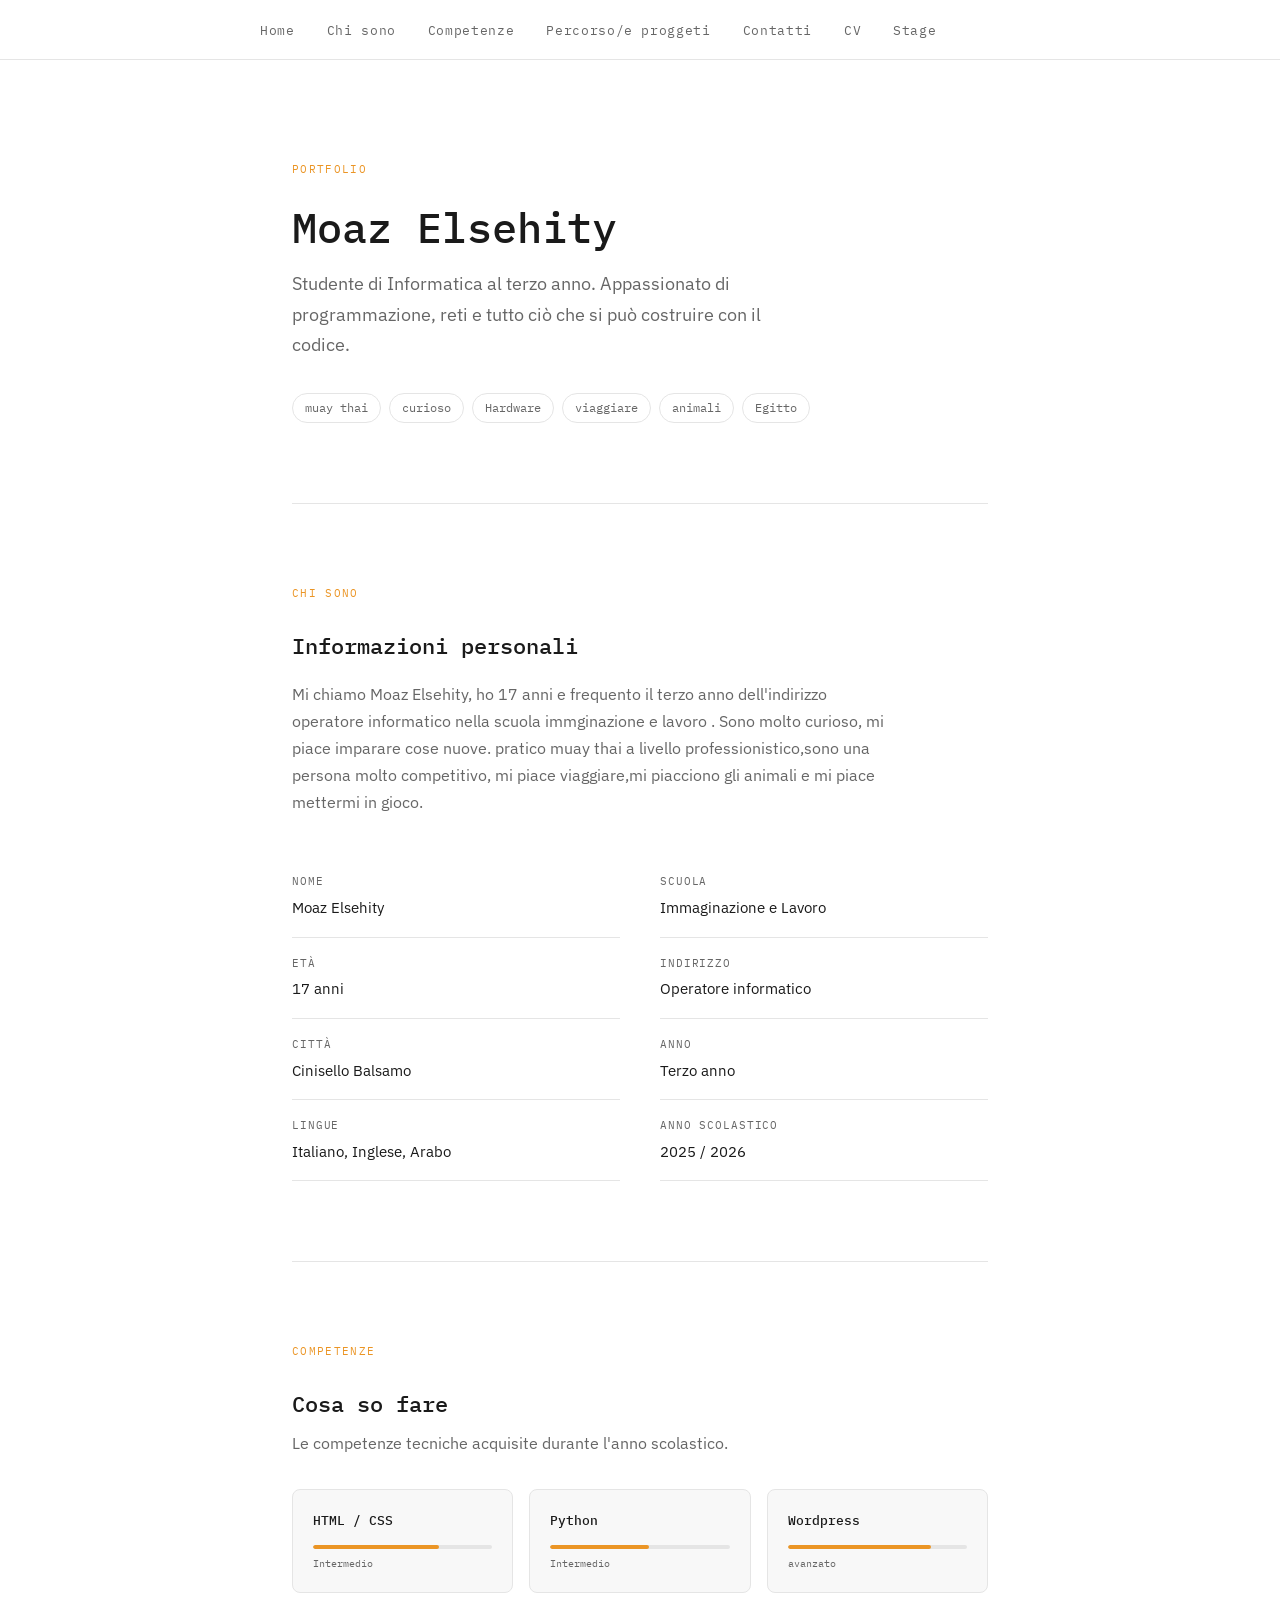
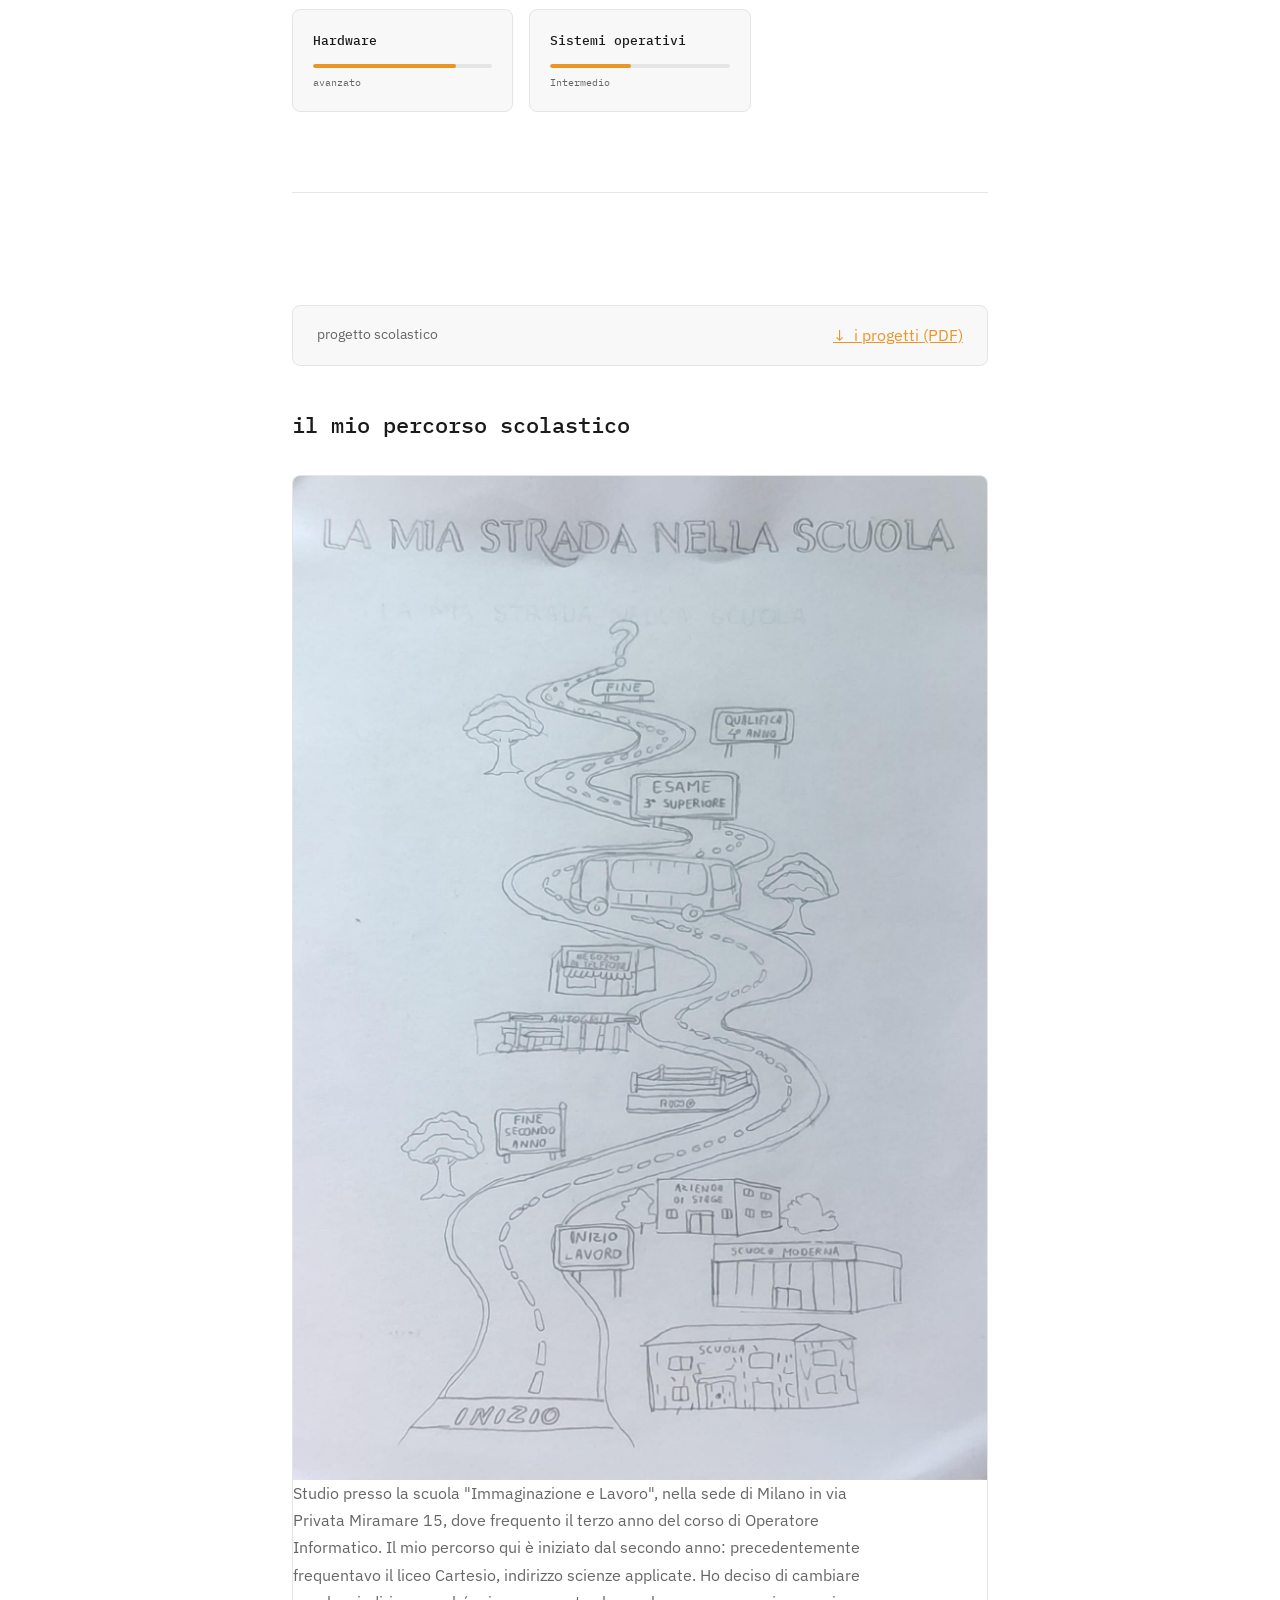
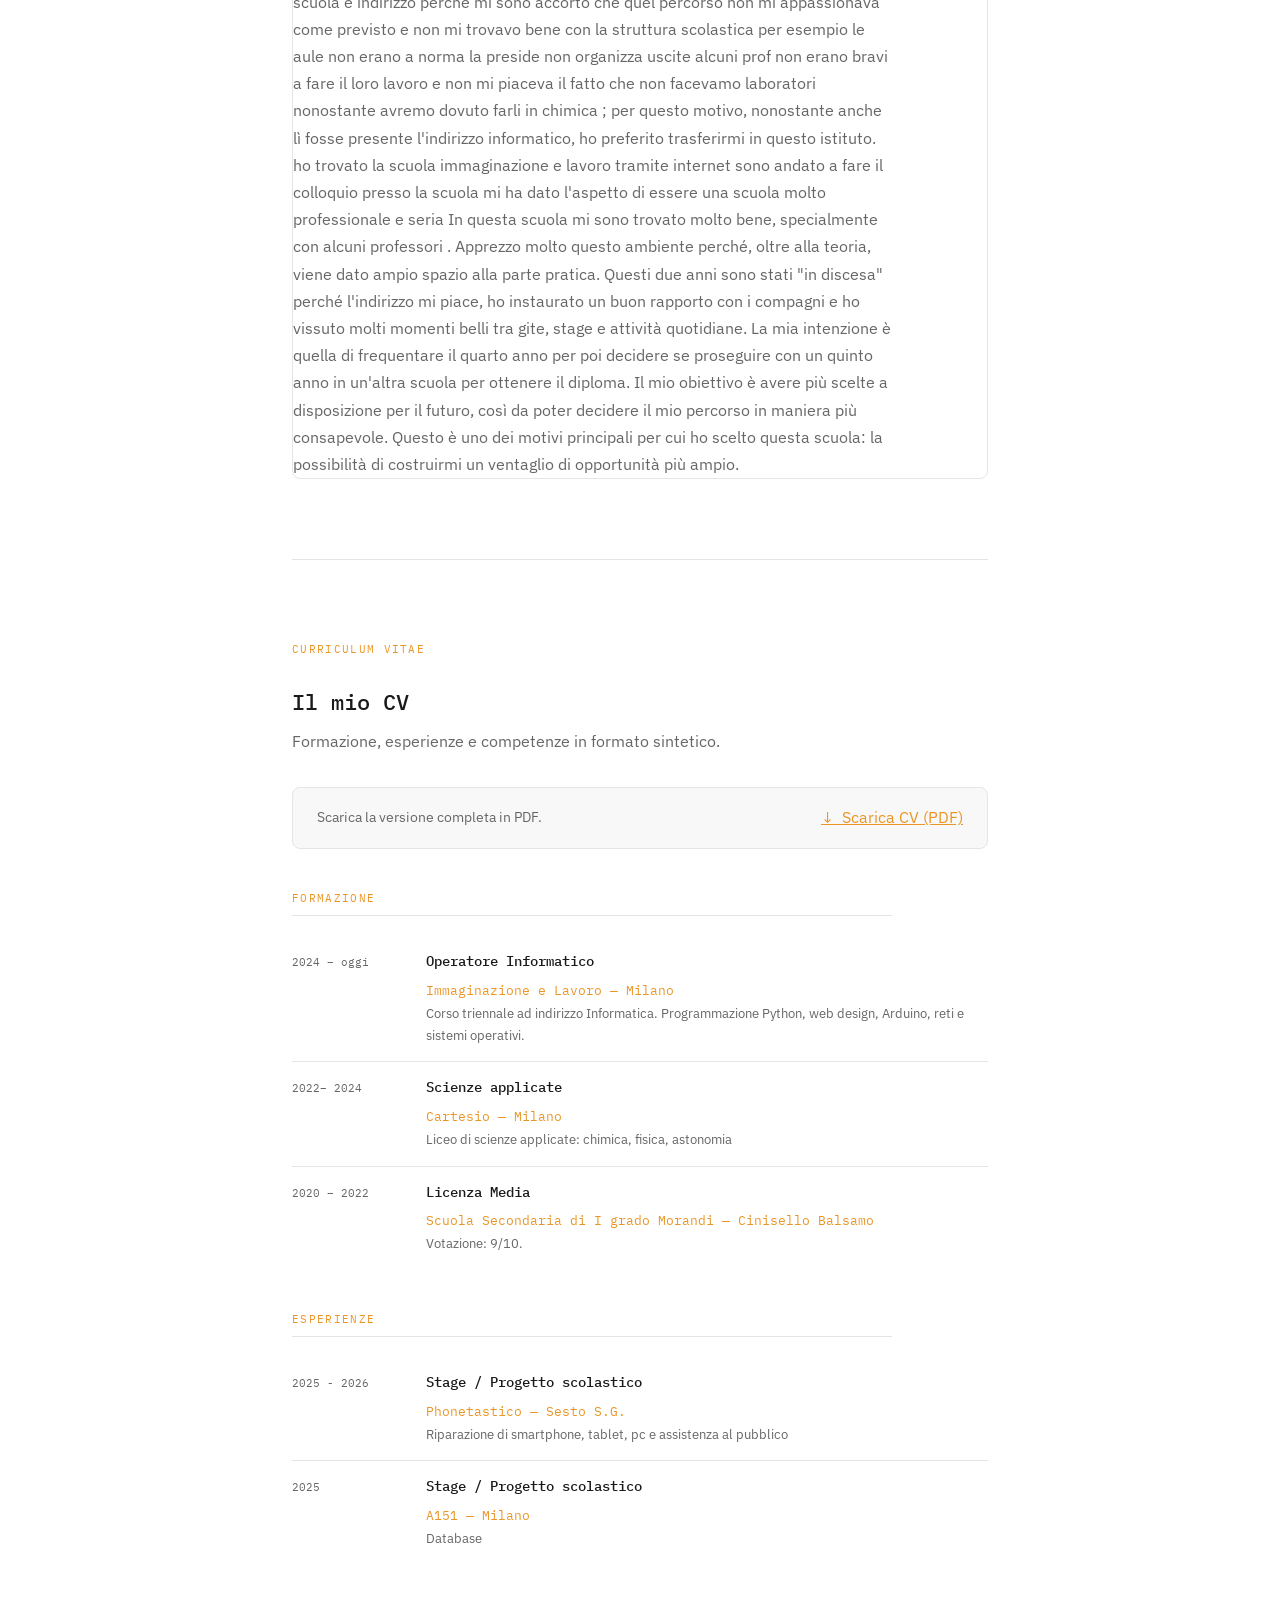
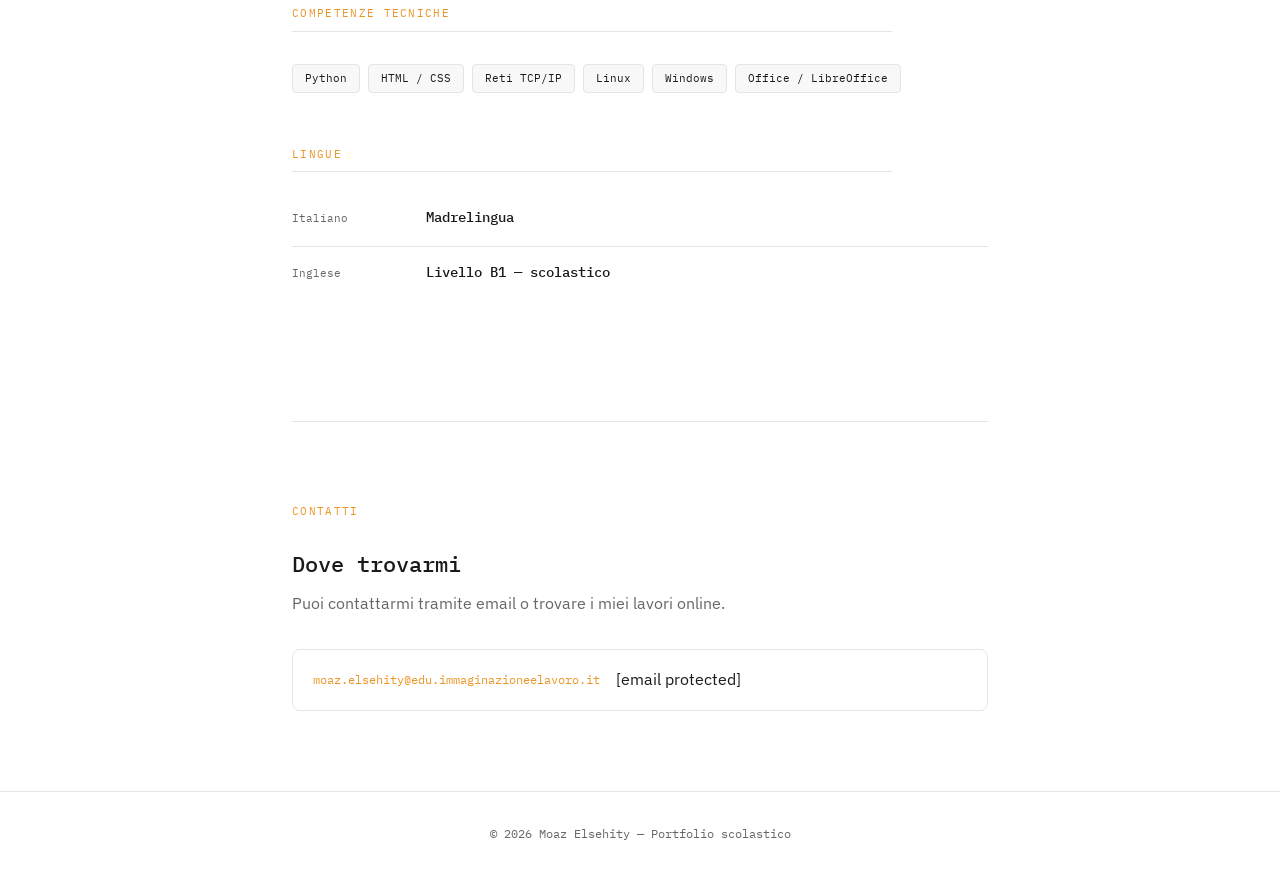
<file: index.html>
<!DOCTYPE html>
<html lang="it">
<head>
  <meta charset="UTF-8" />
  <meta name="viewport" content="width=device-width, initial-scale=1.0"/>

  <!-- ✏️ MODIFICA: cambia il titolo con il tuo nome -->
  <title>Moaz Elsehity — Portfolio</title>

  <link rel="preconnect" href="https://fonts.googleapis.com">
  <link href="https://fonts.googleapis.com/css2?family=IBM+Plex+Sans:wght@300;400;500&family=IBM+Plex+Mono:wght@400;500&display=swap" rel="stylesheet">
  <link rel="stylesheet" href="style.css">
</head>

<body>

  <!-- NAVIGAZIONE -->
  <nav>
    <ul>
      <!-- ✏️ puoi cambiare le voci del menu -->
      <li><a href="#hero">Home</a></li>
      <li><a href="#chi-sono">Chi sono</a></li>
      <li><a href="#competenze">Competenze</a></li>
      <li><a href="#percorso">Percorso/e proggeti</a></li>
      <li><a href="#contatti">Contatti</a></li>
      <li><a href="#cv">CV</a></li>
      <li><a href="./stage.html">Stage</a></li>
    </ul>
  </nav>

  <main>

    <!-- ==========================================
         HERO — presentazione iniziale
         ========================================== -->
    <section id="hero">
      <p class="etichetta">Portfolio</p>

      <!-- ✏️ MODIFICA: il tuo nome e cognome -->
      <h1>Moaz Elsehity</h1>

      <!-- ✏️ MODIFICA: una frase breve su di te -->
      <p class="sottotitolo">
        Studente di Informatica al terzo anno. Appassionato di programmazione,
        reti e tutto ciò che si può costruire con il codice.
      </p>

      <!-- ✏️ MODIFICA: le parole chiave che ti descrivono -->
      <div class="tag-list">
        <span class="tag">muay thai</span>
        <span class="tag">curioso</span>
        <span class="tag">Hardware</span>
        <span class="tag">viaggiare</span>
        <span class="tag">animali</span>
        <span class="tag">Egitto</span>
      </div>
    </section>

    <!-- ==========================================
         CHI SONO
         ========================================== -->
    <section id="chi-sono">
      <p class="etichetta">Chi sono</p>
      <h2>Informazioni personali</h2>

      <!-- ✏️ MODIFICA: scrivi qualcosa su di te -->
      <p style="margin-top: 16px;">
        Mi chiamo Moaz Elsehity, ho 17 anni e frequento il terzo anno
        dell'indirizzo operatore informatico nella scuola immginazione e lavoro . Sono molto curioso,
        mi piace imparare cose nuove.
        pratico muay thai a livello professionistico,sono una persona molto competitivo, mi piace viaggiare,mi piacciono gli animali e mi piace mettermi in gioco.
      </p>

      <div class="griglia-2col" style="margin-top: 40px;">
        <div>
          <!-- ✏️ MODIFICA: le tue informazioni -->
          <div class="info-riga">
            <span>nome</span>
            <span>Moaz Elsehity</span>
          </div>
          <div class="info-riga">
            <span>Età</span>
            <span>17 anni</span>
          </div>
          <div class="info-riga">
            <span>Città</span>
            <span>Cinisello Balsamo</span>
          </div>
          <div class="info-riga">
            <span>Lingue</span>
            <span>Italiano, Inglese, Arabo</span>
          </div>
        </div>
        <div>
          <div class="info-riga">
            <span>Scuola</span>
            <span>Immaginazione e Lavoro</span>
          </div>
          <div class="info-riga">
            <span>Indirizzo</span>
            <span>Operatore informatico</span>
          </div>
          <div class="info-riga">
            <span>Anno</span>
            <span>Terzo anno</span>
          </div>
          <div class="info-riga">
            <span>Anno scolastico</span>
            <span>2025 / 2026</span>
          </div>
        </div>
      </div>
    </section>

    <!-- ==========================================
         COMPETENZE
         ========================================== -->
    <section id="competenze">
      <p class="etichetta">Competenze</p>
      <h2>Cosa so fare</h2>
      <p style="margin-top: 8px;">
        Le competenze tecniche acquisite durante l'anno scolastico.
      </p>

      <!-- ✏️ MODIFICA: le tue competenze e il livello (da 0% a 100%) -->
      <div class="competenze-griglia">

        <div class="competenza-card">
          <h3>HTML / CSS</h3>
          <div class="barra-contenitore">
            <div class="barra" style="width: 70%"></div>
          </div>
          <p class="livello-label">Intermedio</p>
        </div>

        <div class="competenza-card">
          <h3>Python</h3>
          <div class="barra-contenitore">
            <div class="barra" style="width: 55%"></div>
          </div>
          <p class="livello-label"> Intermedio</p>
        </div>

        <div class="competenza-card">
          <h3>Wordpress</h3>
          <div class="barra-contenitore">
            <div class="barra" style="width: 80%"></div>
          </div>
          <p class="livello-label">avanzato</p>
        </div>

        <div class="competenza-card">
          <h3>Hardware</h3>
          <div class="barra-contenitore">
            <div class="barra" style="width: 80%"></div>
          </div>
          <p class="livello-label">avanzato</p>
        </div>

        <div class="competenza-card">
          <h3>Sistemi operativi</h3>
          <div class="barra-contenitore">
            <div class="barra" style="width: 45%"></div>
          </div>
          <p class="livello-label">Intermedio</p>
        </div>

        <!-- ✏️ aggiungi altre competenze copiando il blocco sopra -->

      </div>
    </section>

    <!-- ==========================================
         PROGETTI
         ========================================== -->
    <section id="percorso">
      <p style="margin-top: 8px;">
      </p>
           <div class="cv-download-bar">
        <p> progetto scolastico</p>
        <!-- ✏️ MODIFICA: sostituisci "cv.pdf" con il nome del tuo file PDF -->
        <a href="https://federicopozzi.github.io/videogiochi-3D/">
          ↓ &nbsp;i progetti  (PDF)
        </a>
      </div>
      <div class="progetti-lista">

        <!-- PROGETTO 1 — ✏️ MODIFICA con il tuo progetto -->
       
         <h2>il mio percorso scolastico</h2>
        <div class="progetto-card">
          <div class="progetto-immagine">
                
            <img src="./strada/strada scolastica 2 .jpeg" style=" height:100%;width: 100%; object-fit   : contain;">
          </div>
          <p>Studio presso la scuola "Immaginazione e Lavoro", nella sede di Milano in via Privata Miramare 15, dove frequento il terzo anno del corso di Operatore Informatico. Il mio percorso qui è iniziato dal secondo anno: precedentemente frequentavo il liceo Cartesio, indirizzo scienze applicate. Ho deciso di cambiare scuola e indirizzo perché mi sono accorto che quel percorso non mi appassionava come previsto e non mi trovavo bene con la struttura scolastica per esempio le aule non erano a norma la preside non organizza uscite  alcuni prof non erano bravi a fare il loro lavoro e non mi piaceva il fatto che non facevamo laboratori nonostante avremo dovuto farli in chimica ; per questo motivo, nonostante anche lì fosse presente l'indirizzo informatico, ho preferito trasferirmi in questo istituto.
ho trovato la scuola immaginazione e lavoro  tramite internet sono andato a fare il colloquio presso la scuola  mi ha dato l'aspetto di essere una scuola molto professionale e seria 
In questa scuola mi sono trovato molto bene, specialmente con alcuni professori .  Apprezzo molto questo ambiente perché, oltre alla teoria, viene dato ampio spazio alla parte pratica. Questi due anni sono stati "in discesa" perché l'indirizzo mi piace, ho instaurato un buon rapporto con i compagni e ho vissuto molti momenti belli tra gite, stage e attività quotidiane.
La mia intenzione è quella di frequentare il quarto anno per poi decidere se proseguire con un quinto anno in un'altra scuola per ottenere il diploma. Il mio obiettivo è avere più scelte a disposizione per il futuro, così da poter decidere il mio percorso in maniera più consapevole. Questo è uno dei motivi principali per cui ho scelto questa scuola: la possibilità di costruirmi un ventaglio di opportunità più ampio.
</p>
            
        <!-- ✏️ copia un blocco qui sopra per aggiungere altri progetti -->

      </div>
    </section>

    <!-- ==========================================
         CV
         ========================================== -->
    <section id="cv">
      <p class="etichetta">Curriculum Vitae</p>
      <h2>Il mio CV</h2>
      <p style="margin-top: 8px;">
        Formazione, esperienze e competenze in formato sintetico.
      </p>

      <!-- BOTTONE DOWNLOAD PDF -->
      <div class="cv-download-bar">
        <p>Scarica la versione completa in PDF.</p>
        <!-- ✏️ MODIFICA: sostituisci "cv.pdf" con il nome del tuo file PDF -->
        <a href="./doc/MOAZ FAHIM ABDELMOEZ ABDELAZIM ELSEHITY - CV (1).docx.pdf">
          ↓ &nbsp;Scarica CV (PDF)
        </a>
      </div>

      <!-- FORMAZIONE -->
      <div class="cv-blocco">
        <p class="cv-blocco-titolo">Formazione</p>

        <!-- ✏️ MODIFICA: il tuo percorso scolastico -->
        <div class="cv-riga">
          <span class="cv-periodo">2024 – oggi</span>
          <div class="cv-contenuto">
            <h3>Operatore Informatico</h3>
            <span class="cv-luogo">Immaginazione e Lavoro — Milano</span>
            <p>Corso triennale ad indirizzo Informatica. Programmazione Python,
               web design, Arduino, reti e sistemi operativi.</p>
          </div>
        </div>

        <div class="cv-riga">
          <span class="cv-periodo">2022– 2024</span>
          <div class="cv-contenuto">
            <h3>Scienze applicate</h3>
            <span class="cv-luogo">Cartesio — Milano</span>
            <p>Liceo di scienze applicate: chimica, fisica, astonomia  </p>
          </div>
        </div>


        <div class="cv-riga">
          <span class="cv-periodo">2020 – 2022</span>
          <div class="cv-contenuto">
            <h3>Licenza Media</h3>
            <!-- ✏️ MODIFICA: la tua scuola media -->
            <span class="cv-luogo">Scuola Secondaria di I grado Morandi — Cinisello Balsamo</span>
            <p>Votazione: 9/10.</p>
          </div>
        </div>

        <!-- ✏️ aggiungi altri blocchi copiando una cv-riga -->
      </div>

      <!-- ESPERIENZE -->
      <div class="cv-blocco">
        <p class="cv-blocco-titolo">Esperienze</p>

        <!-- ✏️ MODIFICA: aggiungi stage, lavori, volontariato, ecc. -->
        <div class="cv-riga">
          <span class="cv-periodo">2025 - 2026</span>
          <div class="cv-contenuto">
            <h3>Stage / Progetto scolastico</h3>
            <!-- ✏️ MODIFICA: azienda o contesto -->
            <span class="cv-luogo"> Phonetastico — Sesto S.G.</span>
            <p>Riparazione di smartphone, tablet, pc e assistenza al pubblico </p>
          </div>
        </div>

        <div class="cv-riga">
          <span class="cv-periodo">2025</span>
          <div class="cv-contenuto">
            <h3>Stage / Progetto scolastico</h3>
            <!-- ✏️ MODIFICA: azienda o contesto -->
            <span class="cv-luogo">A151 — Milano</span>
            <p>Database</p>
          </div>
        </div>

        <!-- ✏️ se non hai esperienze lavorative ancora, puoi rimuovere
             questa sezione o usarla per progetti extrascolastici -->
      </div>

      <!-- COMPETENZE TECNICHE -->
      <div class="cv-blocco">
        <p class="cv-blocco-titolo">Competenze tecniche</p>
        <!-- ✏️ MODIFICA: le tue competenze -->
        <div class="cv-skill-lista">
          <span class="cv-skill">Python</span>
          <span class="cv-skill">HTML / CSS</span>
          <span class="cv-skill">Reti TCP/IP</span>
          <span class="cv-skill">Linux</span>
          <span class="cv-skill">Windows</span>
          <span class="cv-skill">Office / LibreOffice</span>
        </div>
      </div>

      <!-- LINGUE -->
      <div class="cv-blocco">
        <p class="cv-blocco-titolo">Lingue</p>

        <div class="cv-riga">
          <span class="cv-periodo">Italiano</span>
          <div class="cv-contenuto">
            <h3>Madrelingua</h3>
          </div>
        </div>

        <div class="cv-riga">
          <span class="cv-periodo">Inglese</span>
          <div class="cv-contenuto">
            <!-- ✏️ MODIFICA: il tuo livello -->
            <h3>Livello B1 — scolastico</h3>
          </div>
        </div>
      </div>

    </section>

    <!-- ==========================================
         CONTATTI
         ========================================== -->
    <section id="contatti">
      <p class="etichetta">Contatti</p>
      <h2>Dove trovarmi</h2>
      <p style="margin-top: 8px;">
        Puoi contattarmi tramite email o trovare i miei lavori online.
      </p>

      <div class="contatti-lista">

        <!-- ✏️ MODIFICA: la tua email -->
        <a href="/cdn-cgi/l/email-protection#3b4f4e5a7b5e565a525715524f" class="contatto-riga">
          <span class="contatto-icona">moaz.elsehity@edu.immaginazioneelavoro.it</span>
          <span><span class="__cf_email__" data-cfemail="5d29283c1d38303c3431733429">[email&#160;protected]</span></span>
        </a>

        

        <!-- ✏️ aggiungi altri link (LinkedIn, ecc.) copiando il blocco sopra
             oppure cancella quelli che non usi -->

      </div>
    </section>

    

  </main>

    <footer>
    <!-- ✏️ MODIFICA: il tuo nome -->
    © 2026 Moaz Elsehity — Portfolio scolastico
  </footer>

</body>
</html>
</file>
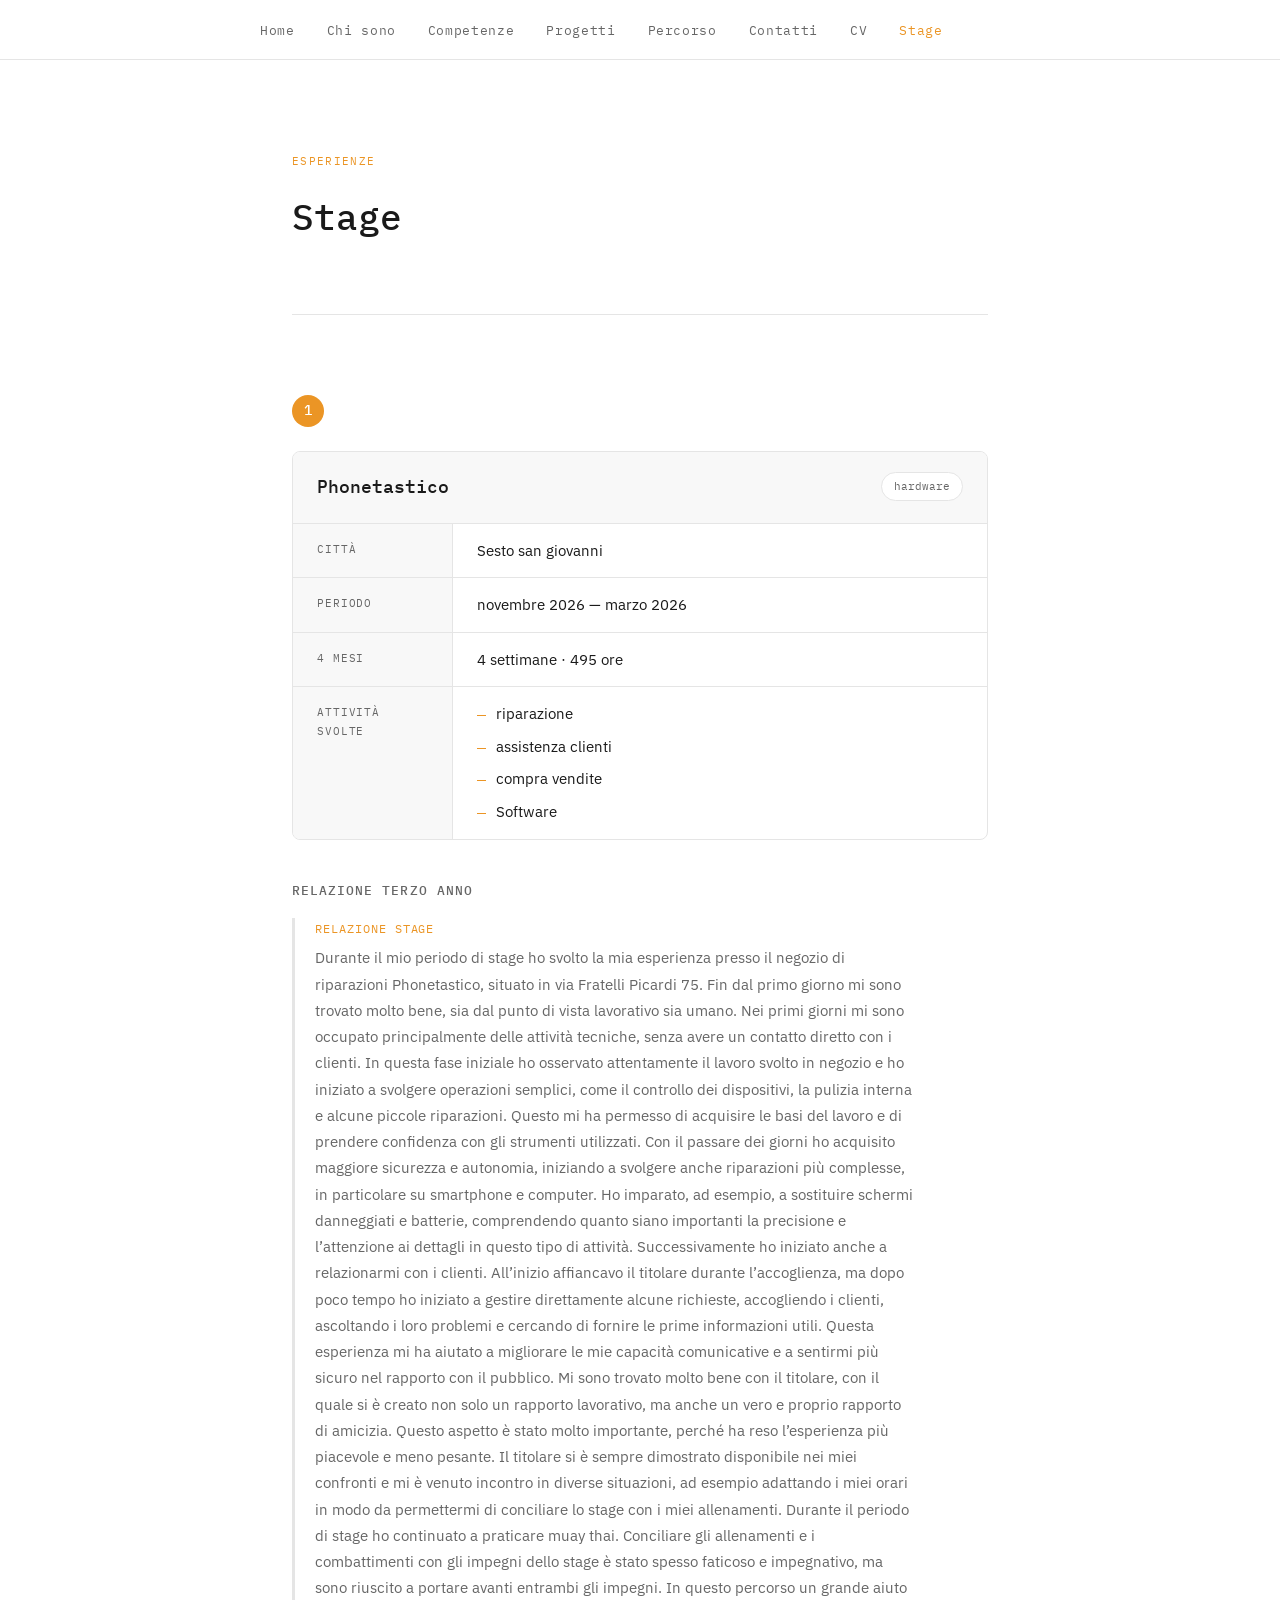
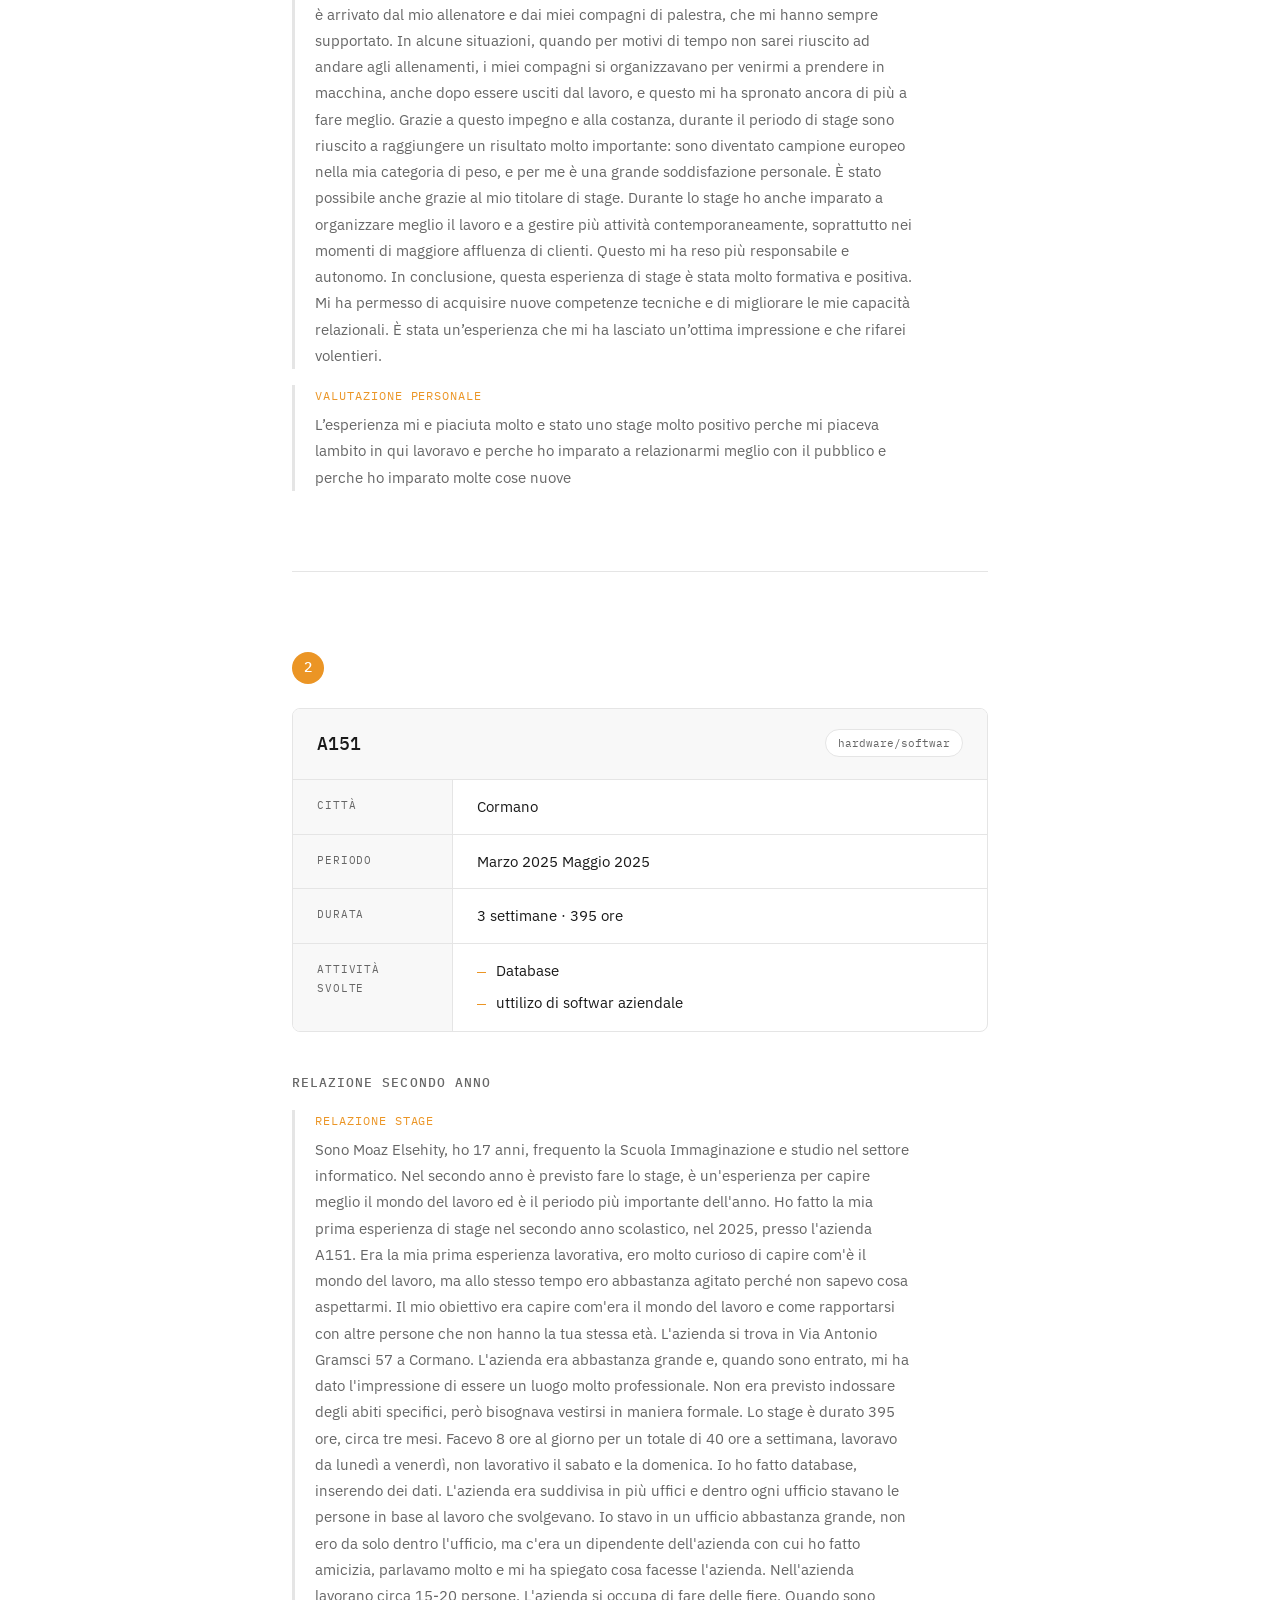
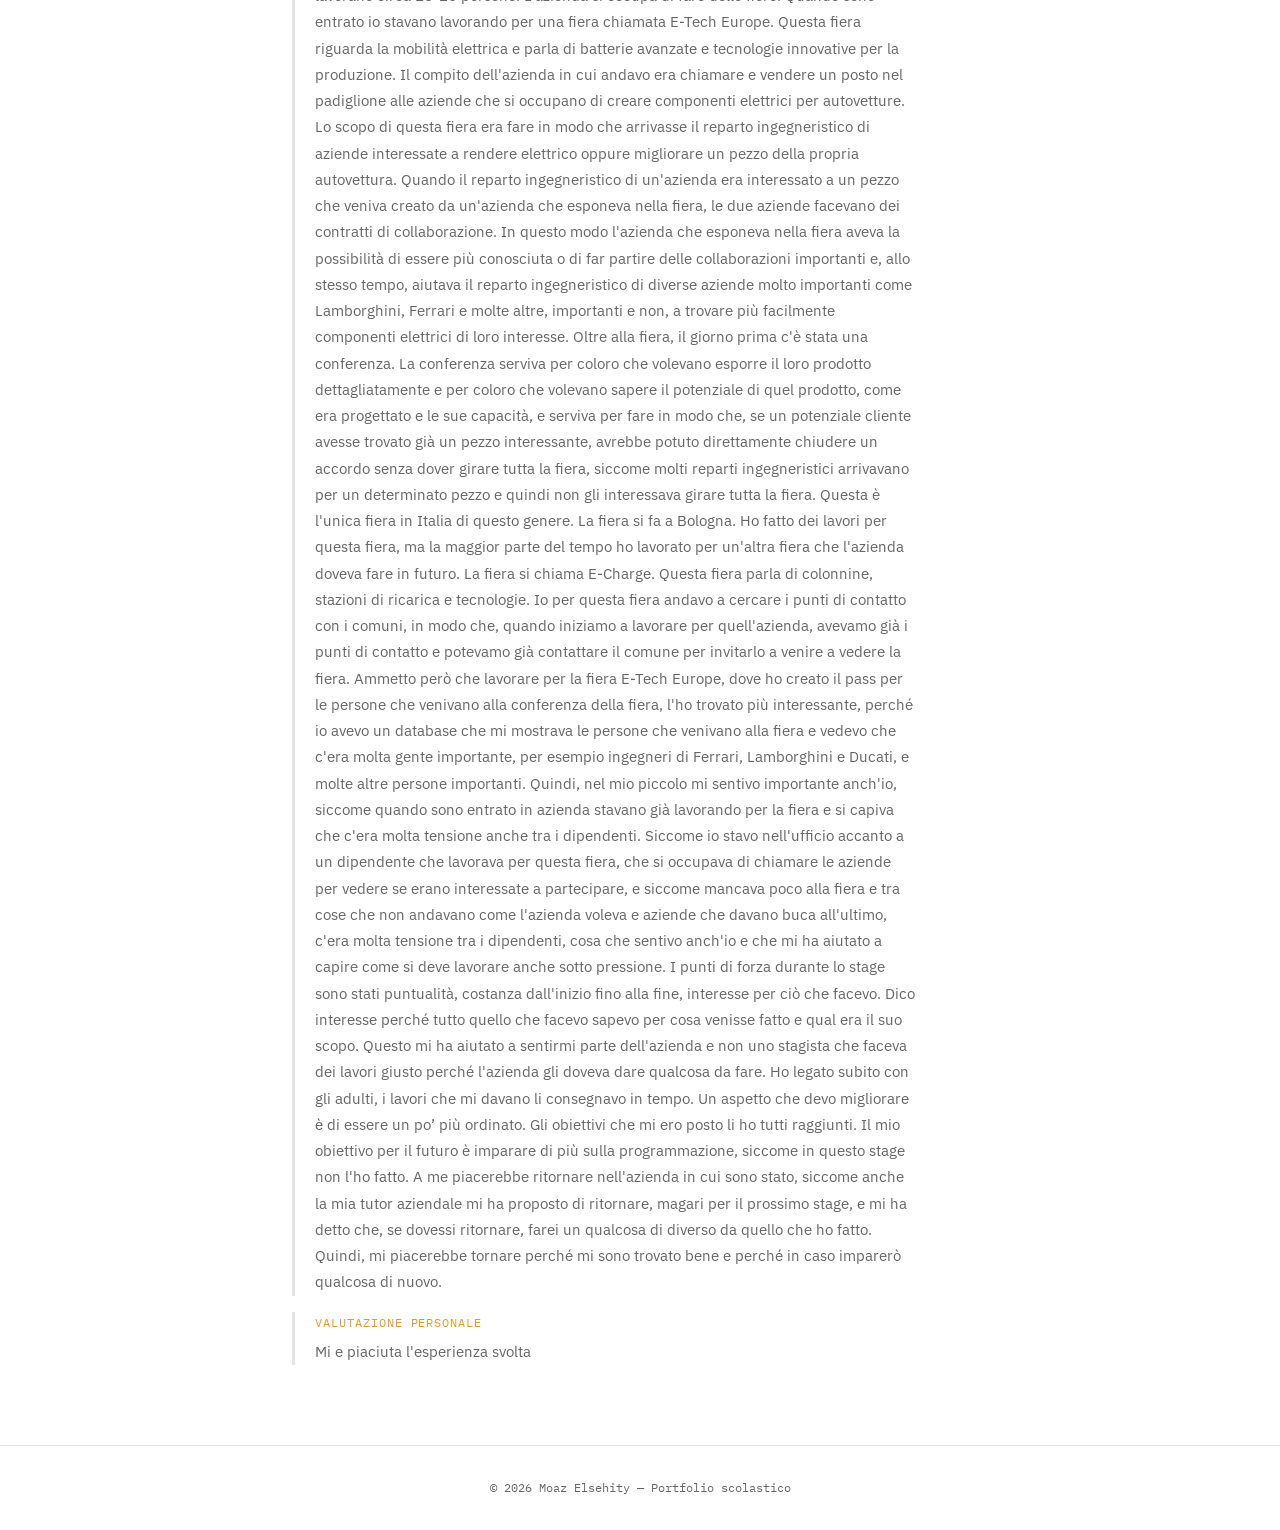
<file: stage.html>
<!DOCTYPE html>
<html lang="it">
<head>
  <meta charset="UTF-8" />
  <meta name="viewport" content="width=device-width, initial-scale=1.0"/>

  <!-- ✏️ MODIFICA: cambia il titolo con il tuo nome -->
  <title>Moaz Elsehity — Stage</title>

  <link rel="preconnect" href="https://fonts.googleapis.com">
  <link href="https://fonts.googleapis.com/css2?family=IBM+Plex+Sans:wght@300;400;500&family=IBM+Plex+Mono:wght@400;500&display=swap" rel="stylesheet">
  <link rel="stylesheet" href="style.css">
</head>

<body class="pagina-stage">

  <!-- NAVIGAZIONE -->
  <nav>
    <ul>
      <!-- ✏️ MODIFICA: stessi link del tuo portfolio -->
      <li><a href="./index.html">Home</a></li>
      <li><a href="index.html#chi-sono">Chi sono</a></li>
      <li><a href="./index.html#competenze">Competenze</a></li>
      <li><a href="./index.html#progetti">Progetti</a></li>
      <li><a href="./index.html#percorso">Percorso</a></li>
      <li><a href="./index.html#contatti">Contatti</a></li>
      <li><a href="./index.html#cv">CV</a></li>
      <li><a href="./stage.html" class="attivo">Stage</a></li>
    </ul>
  </nav>

  <main>

    <!-- INTESTAZIONE -->
    <section id="intro">
      <p class="etichetta">Esperienze</p>
      <h1>Stage</h1>
      <p>
        
      </p>
    </section>


    <!-- ==========================================
         STAGE 1
         ========================================== -->
    <section id="stage-1">

      <div class="numero-stage">1</div>

      <!-- SCHEDA AZIENDA -->
      <div class="scheda-azienda">

        <div class="scheda-header">
          <!-- ✏️ MODIFICA: nome azienda e settore -->
          <h2>Phonetastico</h2>
          <span class="settore-badge">hardware</span>
        </div>

        <div class="scheda-corpo">

          <div class="scheda-riga">
            <span class="scheda-label">Città</span>
            <!-- ✏️ MODIFICA -->
            <span class="scheda-valore">Sesto san giovanni</span>
          </div>

          <div class="scheda-riga">
            <span class="scheda-label">Periodo</span>
            <!-- ✏️ MODIFICA: quando hai fatto lo stage -->
            <span class="scheda-valore">novembre 2026 — marzo 2026</span>
          </div>

          <div class="scheda-riga">
            <span class="scheda-label">4 mesi</span>
            <!-- ✏️ MODIFICA -->
            <span class="scheda-valore">4 settimane · 495 ore</span>
          </div>

          <div class="scheda-riga">
            <span class="scheda-label">Attività svolte</span>
            <!-- ✏️ MODIFICA: aggiungi / rimuovi voci -->
            <ul class="attivita-lista">
              <li>riparazione </li>
              <li>assistenza clienti </li>
              <li>compra vendite  </li>
              <li> Software</li>
            </ul>
          </div>

        </div>
      </div>

      <!-- RELAZIONE -->
      <div class="relazione-contenitore">
        <h3>Relazione terzo anno</h3>

        <div class="relazione-testo">

          <!-- ✏️ Ogni blocco è un paragrafo della relazione.
               Puoi cambiare i titoli e scrivere il tuo testo dentro i tag <p>.
               Puoi aggiungere altri paragrafi copiando il blocco sotto. -->

          <div class="relazione-paragrafo">
            <p class="para-titolo">relazione stage </p>
            <p>
             Durante il mio periodo di stage ho svolto la mia esperienza presso il negozio di riparazioni Phonetastico, situato in via Fratelli Picardi 75. Fin dal primo giorno mi sono trovato molto bene, sia dal punto di vista lavorativo sia umano. 
Nei primi giorni mi sono occupato principalmente delle attività tecniche, senza avere un contatto diretto con i clienti. In questa fase iniziale ho osservato attentamente il lavoro svolto in negozio e ho iniziato a svolgere operazioni semplici, come il controllo dei dispositivi, la pulizia interna e alcune piccole riparazioni. Questo mi ha permesso di acquisire le basi del lavoro e di prendere confidenza con gli strumenti utilizzati.
Con il passare dei giorni ho acquisito maggiore sicurezza e autonomia, iniziando a svolgere anche riparazioni più complesse, in particolare su smartphone e computer. Ho imparato, ad esempio, a sostituire schermi danneggiati e batterie, comprendendo quanto siano importanti la precisione e l’attenzione ai dettagli in questo tipo di attività.
Successivamente ho iniziato anche a relazionarmi con i clienti. All’inizio affiancavo il titolare durante l’accoglienza, ma dopo poco tempo ho iniziato a gestire direttamente alcune richieste, accogliendo i clienti, ascoltando i loro problemi e cercando di fornire le prime informazioni utili. Questa esperienza mi ha aiutato a migliorare le mie capacità comunicative e a sentirmi più sicuro nel rapporto con il pubblico.
Mi sono trovato molto bene con il titolare, con il quale si è creato non solo un rapporto lavorativo, ma anche un vero e proprio rapporto di amicizia. Questo aspetto è stato molto importante, perché ha reso l’esperienza più piacevole e meno pesante. Il titolare si è sempre dimostrato disponibile nei miei confronti e mi è venuto incontro in diverse situazioni, ad esempio adattando i miei orari in modo da permettermi di conciliare lo stage con i miei allenamenti.
Durante il periodo di stage ho continuato a praticare muay thai. Conciliare gli allenamenti e i combattimenti con gli impegni dello stage è stato spesso faticoso e impegnativo, ma sono riuscito a portare avanti entrambi gli impegni. In questo percorso un grande aiuto è arrivato dal mio allenatore e dai miei compagni di palestra, che mi hanno sempre supportato. In alcune situazioni, quando per motivi di tempo non sarei riuscito ad andare agli allenamenti, i miei compagni si organizzavano per venirmi a prendere in macchina, anche dopo essere usciti dal lavoro, e questo mi ha spronato ancora di più a fare meglio.
Grazie a questo impegno e alla costanza, durante il periodo di stage sono riuscito a raggiungere un risultato molto importante: sono diventato campione europeo nella mia categoria di peso, e per me è una grande soddisfazione personale. È stato possibile anche grazie al mio titolare di stage.
Durante lo stage ho anche imparato a organizzare meglio il lavoro e a gestire più attività contemporaneamente, soprattutto nei momenti di maggiore affluenza di clienti. Questo mi ha reso più responsabile e autonomo.
In conclusione, questa esperienza di stage è stata molto formativa e positiva. Mi ha permesso di acquisire nuove competenze tecniche e di migliorare le mie capacità relazionali. È stata un’esperienza che mi ha lasciato un’ottima impressione e che rifarei volentieri.

            </p>
          </div>

        

          <div class="relazione-paragrafo">
            <p class="para-titolo">Valutazione personale</p>
            <p>
              L’esperienza mi e piaciuta molto e stato uno stage molto positivo perche mi piaceva lambito in qui lavoravo e perche ho imparato a relazionarmi meglio con il pubblico e perche ho imparato molte cose nuove  
            </p>
          </div>

        </div>
      </div>

    </section>


    <!-- ==========================================
         STAGE 2
         ========================================== -->
    <section id="stage-2">

      <div class="numero-stage">2</div>

      <!-- SCHEDA AZIENDA -->
      <div class="scheda-azienda">

        <div class="scheda-header">
          <!-- ✏️ MODIFICA: nome azienda e settore -->
          <h2>A151 </h2>
          <span class="settore-badge">hardware/softwar</span>
        </div>

        <div class="scheda-corpo">

          <div class="scheda-riga">
            <span class="scheda-label">Città</span>
            <span class="scheda-valore">Cormano</span>
          </div>

          <div class="scheda-riga">
            <span class="scheda-label">Periodo</span>
            <span class="scheda-valore">Marzo 2025 Maggio 2025 </span>
          </div>

          <div class="scheda-riga">
            <span class="scheda-label">Durata</span>
            <span class="scheda-valore">3 settimane · 395 ore</span>
          </div>

          <div class="scheda-riga">
            <span class="scheda-label">Attività svolte</span>
            <ul class="attivita-lista">
              <li>Database</li>
              <li>uttilizo di softwar aziendale</li>
      
            </ul>
          </div>

        </div>
      </div>

      <!-- RELAZIONE -->
      <div class="relazione-contenitore">
        <h3>Relazione secondo anno</h3>

        <div class="relazione-testo">

          <div class="relazione-paragrafo">
            <p class="para-titolo">relazione stage </p>
            <p>
              Sono Moaz Elsehity, ho 17 anni, frequento la Scuola Immaginazione e studio nel settore informatico.  Nel secondo anno è previsto fare lo stage,  è un'esperienza per capire meglio il mondo del lavoro ed è il periodo più importante dell'anno.
Ho fatto la mia prima esperienza di stage nel secondo anno scolastico, nel 2025, presso l'azienda A151. Era la mia prima esperienza lavorativa, ero molto curioso di capire com'è il mondo del lavoro, ma allo stesso tempo ero abbastanza agitato perché non sapevo cosa aspettarmi. Il mio obiettivo era capire com'era il mondo del lavoro e come rapportarsi con altre persone che non hanno la tua stessa età. 
L'azienda si trova in Via Antonio Gramsci 57 a Cormano. L'azienda era abbastanza grande e, quando sono entrato, mi ha dato l'impressione di essere un luogo molto professionale. Non era previsto indossare degli abiti specifici, però bisognava vestirsi in maniera formale.

Lo stage è durato 395 ore, circa tre mesi. Facevo 8 ore al giorno per un totale di 40 ore a settimana, lavoravo da lunedì a venerdì, non lavorativo il sabato e la domenica. Io ho fatto database, inserendo dei dati.
L'azienda era suddivisa in più uffici e dentro ogni ufficio stavano le persone in base al lavoro che svolgevano. Io stavo in un ufficio abbastanza grande, non ero da solo dentro l'ufficio, ma c'era un dipendente dell'azienda con cui ho fatto amicizia, parlavamo molto e mi ha spiegato cosa facesse l'azienda. Nell'azienda lavorano circa 15-20 persone. L'azienda si occupa di fare delle fiere. Quando sono entrato io  stavano lavorando per una fiera chiamata E-Tech Europe. Questa fiera  riguarda la mobilità elettrica e parla di batterie avanzate e tecnologie innovative per la produzione.

Il compito dell'azienda in cui andavo era chiamare e vendere un posto nel padiglione alle aziende che si occupano di creare componenti elettrici per autovetture. Lo scopo di questa fiera era fare in modo che arrivasse il reparto ingegneristico di aziende interessate a rendere elettrico oppure migliorare un pezzo della propria autovettura. Quando il reparto ingegneristico di un'azienda era interessato a un pezzo che veniva creato da un'azienda che esponeva nella fiera, le due aziende facevano dei contratti di collaborazione. In questo modo l'azienda che esponeva nella fiera aveva la possibilità di essere più conosciuta o di far partire delle collaborazioni importanti e, allo stesso tempo, aiutava il reparto ingegneristico di diverse aziende molto importanti come Lamborghini, Ferrari e molte altre, importanti e non, a trovare più facilmente componenti elettrici di loro interesse.

Oltre alla fiera, il giorno prima c'è stata una conferenza. La conferenza serviva per coloro che volevano esporre il loro prodotto dettagliatamente e per coloro che volevano sapere il potenziale di quel prodotto, come era progettato e le sue capacità, e serviva per fare in modo che, se un potenziale cliente avesse trovato già un pezzo interessante, avrebbe potuto direttamente chiudere un accordo senza dover girare tutta la fiera, siccome molti reparti ingegneristici arrivavano per un determinato pezzo e quindi non gli interessava girare tutta la fiera. Questa è l'unica fiera in Italia di questo genere. La fiera si fa a Bologna.

Ho fatto dei lavori per questa fiera, ma la maggior parte del tempo ho lavorato per un'altra fiera che l'azienda doveva fare in futuro. La fiera si chiama E-Charge. Questa fiera parla di colonnine, stazioni di ricarica e tecnologie. Io per questa fiera andavo a cercare i punti di contatto con i comuni, in modo che, quando iniziamo a lavorare per quell'azienda, avevamo già i punti di contatto e potevamo già contattare il comune per invitarlo a venire a vedere la fiera.

Ammetto però che lavorare per la fiera E-Tech Europe, dove ho creato il pass per le persone che venivano alla conferenza della fiera, l'ho trovato più interessante, perché io avevo un database che mi mostrava le persone che venivano alla fiera e vedevo che c'era molta gente importante, per esempio ingegneri di Ferrari, Lamborghini e Ducati, e molte altre persone importanti. Quindi, nel mio piccolo mi sentivo importante anch'io, siccome quando sono entrato in azienda stavano già lavorando per la fiera e si capiva che c'era molta tensione anche tra i dipendenti. Siccome io stavo nell'ufficio accanto a un dipendente che lavorava per questa fiera, che si occupava di chiamare le aziende per vedere se erano interessate a partecipare, e siccome mancava poco alla fiera e tra cose che non andavano come l'azienda voleva e aziende che davano buca all'ultimo, c'era molta tensione tra i dipendenti, cosa che sentivo anch'io e che mi ha aiutato a capire come si deve lavorare anche sotto pressione.

I punti di forza durante lo stage sono stati puntualità, costanza dall'inizio fino alla fine, interesse per ciò che facevo. Dico interesse perché tutto quello che facevo sapevo per cosa venisse fatto e qual era il suo scopo. Questo mi ha aiutato a sentirmi parte dell'azienda e non uno stagista che faceva dei lavori giusto perché l'azienda gli doveva dare qualcosa da fare. Ho legato subito con gli adulti, i lavori che mi davano li consegnavo in tempo. Un aspetto che devo migliorare è di essere un po’ più ordinato. Gli obiettivi che mi ero posto li ho tutti raggiunti.

Il mio obiettivo per il futuro è imparare di più sulla programmazione, siccome in questo stage non l'ho fatto. A me piacerebbe ritornare nell'azienda in cui sono stato, siccome anche la mia tutor aziendale mi ha proposto di ritornare, magari per il prossimo stage, e mi ha detto che, se dovessi ritornare, farei un qualcosa di diverso da quello che ho fatto. Quindi, mi piacerebbe tornare perché mi sono trovato bene e perché in caso imparerò qualcosa di nuovo.


            </p>
          </div>

          <div class="relazione-paragrafo">
            <p class="para-titolo">Valutazione personale</p>
            <p>
             Mi e piaciuta l'esperienza svolta 
            </p>
          </div>

        </div>
      </div>

    </section>

  </main>

  <footer>
    <!-- ✏️ MODIFICA: il tuo nome -->
    © 2026 Moaz Elsehity — Portfolio scolastico
  </footer>

</body>
</html>
</file>
<file: style.css>
/* =============================================
   VARIABILI — modifica qui i colori del sito
   Cambiarle qui le cambia su TUTTE le pagine
   ============================================= */
:root {
  --colore-sfondo:     #ffffff;
  --colore-testo:      #1a1a1a;
  --colore-testo-muto: #666666;
  --colore-accento:    #eb9525;   /* ✏️ cambia questo colore con il tuo preferito */
  --colore-bordo:      #e5e5e5;
  --colore-card:       #f8f8f8;

  --font-titoli: 'IBM Plex Mono', monospace;
  --font-testo:  'IBM Plex Sans', sans-serif;

  --larghezza-max: 760px;
  --raggio:        8px;
}

/* =============================================
   RESET E BASE
   ============================================= */
*, *::before, *::after {
  box-sizing: border-box;
  margin: 0;
  padding: 0;
}

html {
  scroll-behavior: smooth;
}

body {
  background-color: var(--colore-sfondo);
  color: var(--colore-testo);
  font-family: var(--font-testo);
  font-size: 16px;
  line-height: 1.7;
}

/* =============================================
   NAVIGAZIONE
   ============================================= */
nav {
  position: sticky;
  top: 0;
  background-color: var(--colore-sfondo);
  border-bottom: 1px solid var(--colore-bordo);
  z-index: 100;
  padding: 0 32px;
}

nav ul {
  list-style: none;
  display: flex;
  gap: 32px;
  max-width: var(--larghezza-max);
  margin: 0 auto;
  padding: 16px 0;
}

nav a {
  text-decoration: none;
  color: var(--colore-testo-muto);
  font-size: 13px;
  font-family: var(--font-titoli);
  letter-spacing: 0.05em;
  transition: color 0.2s;
}

nav a:hover,
nav a.attivo {
  color: var(--colore-accento);
}

/* =============================================
   LAYOUT PRINCIPALE
   ============================================= */
main {
  max-width: var(--larghezza-max);
  margin: 0 auto;
  padding: 0 32px;
}

section {
  padding: 80px 0;
  border-bottom: 1px solid var(--colore-bordo);
}

section:last-child {
  border-bottom: none;
}

/* =============================================
   TIPOGRAFIA
   ============================================= */
.etichetta {
  font-family: var(--font-titoli);
  font-size: 11px;
  letter-spacing: 0.12em;
  text-transform: uppercase;
  color: var(--colore-accento);
  margin-bottom: 24px;
}

h1 {
  font-family: var(--font-titoli);
  font-size: clamp(28px, 5vw, 42px);
  font-weight: 500;
  line-height: 1.2;
  margin-bottom: 16px;
}

/* h1 nella pagina stage è leggermente più piccolo */
.pagina-stage h1 {
  font-size: clamp(24px, 4vw, 36px);
}

h2 {
  font-family: var(--font-titoli);
  font-size: 22px;
  font-weight: 500;
  margin-bottom: 8px;
}

h3 {
  font-family: var(--font-titoli);
  font-size: 15px;
  font-weight: 500;
  margin-bottom: 6px;
}

p {
  color: var(--colore-testo-muto);
  max-width: 600px;
}

a {
  color: var(--colore-accento);
}

/* =============================================
   SEZIONE HERO (intestazione — solo index)
   ============================================= */
#hero {
  padding: 100px 0 80px;
}

#hero .sottotitolo {
  font-size: 18px;
  color: var(--colore-testo-muto);
  margin-bottom: 32px;
  max-width: 520px;
}

.tag-list {
  display: flex;
  flex-wrap: wrap;
  gap: 8px;
  margin-top: 24px;
}

.tag {
  font-family: var(--font-titoli);
  font-size: 12px;
  padding: 4px 12px;
  border: 1px solid var(--colore-bordo);
  border-radius: 100px;
  color: var(--colore-testo-muto);
}

/* =============================================
   SEZIONE CHI SONO — griglia 2 colonne
   ============================================= */
.griglia-2col {
  display: grid;
  grid-template-columns: 1fr 1fr;
  gap: 40px;
  margin-top: 32px;
}

.info-riga {
  display: flex;
  flex-direction: column;
  gap: 4px;
  padding: 16px 0;
  border-bottom: 1px solid var(--colore-bordo);
}

.info-riga span:first-child {
  font-family: var(--font-titoli);
  font-size: 11px;
  text-transform: uppercase;
  letter-spacing: 0.08em;
  color: var(--colore-testo-muto);
}

.info-riga span:last-child {
  font-size: 15px;
  color: var(--colore-testo);
}

/* =============================================
   SEZIONE COMPETENZE
   ============================================= */
.competenze-griglia {
  display: grid;
  grid-template-columns: repeat(auto-fill, minmax(200px, 1fr));
  gap: 16px;
  margin-top: 32px;
}

.competenza-card {
  background: var(--colore-card);
  border: 1px solid var(--colore-bordo);
  border-radius: var(--raggio);
  padding: 20px;
}

.competenza-card h3 {
  font-size: 13px;
  margin-bottom: 12px;
  color: var(--colore-testo);
}

.barra-contenitore {
  background: var(--colore-bordo);
  border-radius: 4px;
  height: 4px;
  overflow: hidden;
}

.barra {
  height: 100%;
  background: var(--colore-accento);
  border-radius: 4px;
}

.livello-label {
  font-family: var(--font-titoli);
  font-size: 10px;
  color: var(--colore-testo-muto);
  margin-top: 6px;
}

/* =============================================
   SEZIONE PROGETTI
   ============================================= */
.progetti-lista {
  display: flex;
  flex-direction: column;
  gap: 24px;
  margin-top: 32px;
}

.progetto-card {
  border: 1px solid var(--colore-bordo);
  border-radius: var(--raggio);
  overflow: hidden;
  transition: border-color 0.2s;
}

.progetto-card:hover {
  border-color: var(--colore-accento);
}

.progetto-immagine {
  width: 100%;
  height: 300x;
  background: var(--colore-card);
  display: flex;
  align-items: center;
  justify-content: center;
  font-family: var(--font-titoli);
  font-size: 12px;
  color: var(--colore-testo-muto);
  /* ✏️ puoi sostituire il colore di sfondo con un'immagine:
     background: url('immagine-progetto.jpg') center/cover; */
}

.progetto-corpo {
  padding: 24px;
}

.progetto-meta {
  display: flex;
  gap: 12px;
  margin-top: 12px;
  flex-wrap: wrap;
}

.badge {
  font-family: var(--font-titoli);
  font-size: 11px;
  padding: 3px 10px;
  border-radius: 4px;
  background: var(--colore-card);
  border: 1px solid var(--colore-bordo);
  color: var(--colore-testo-muto);
}

.progetto-link {
  display: inline-block;
  margin-top: 16px;
  font-family: var(--font-titoli);
  font-size: 12px;
  color: var(--colore-accento);
  text-decoration: none;
}

.progetto-link:hover {
  text-decoration: underline;
}

/* =============================================
   SEZIONE PERCORSO — timeline
   ============================================= */
.timeline {
  margin-top: 32px;
  display: flex;
  flex-direction: column;
  gap: 0;
}

.timeline-item {
  display: grid;
  grid-template-columns: 100px 1fr;
  gap: 24px;
  padding-bottom: 32px;
  position: relative;
}

.timeline-item::before {
  content: '';
  position: absolute;
  left: 91px;
  top: 6px;
  bottom: 0;
  width: 1px;
  background: var(--colore-bordo);
}

.timeline-item:last-child::before {
  display: none;
}

.timeline-anno {
  font-family: var(--font-titoli);
  font-size: 12px;
  color: var(--colore-testo-muto);
  padding-top: 2px;
  text-align: right;
}

.timeline-contenuto {
  padding-left: 20px;
  position: relative;
}

.timeline-contenuto::before {
  content: '';
  position: absolute;
  left: -4px;
  top: 7px;
  width: 8px;
  height: 8px;
  border-radius: 50%;
  background: var(--colore-accento);
}

/* =============================================
   SEZIONE CONTATTI
   ============================================= */
.contatti-lista {
  margin-top: 32px;
  display: flex;
  flex-direction: column;
  gap: 16px;
}

.contatto-riga {
  display: flex;
  align-items: center;
  gap: 16px;
  padding: 16px 20px;
  border: 1px solid var(--colore-bordo);
  border-radius: var(--raggio);
  text-decoration: none;
  color: var(--colore-testo);
  transition: border-color 0.2s, background 0.2s;
}

.contatto-riga:hover {
  border-color: var(--colore-accento);
  background: var(--colore-card);
}

.contatto-icona {
  font-family: var(--font-titoli);
  font-size: 12px;
  color: var(--colore-accento);
  min-width: 80px;
}

/* =============================================
   SEZIONE CV
   ============================================= */
.cv-download-bar {
  display: flex;
  align-items: center;
  justify-content: space-between;
  background: var(--colore-card);
  border: 1px solid var(--colore-bordo);
  border-radius: var(--raggio);
  padding: 16px 24px;
  margin-top: 32px;
  margin-bottom: 40px;
  flex-wrap: wrap;
  gap: 12px;
}

.cv-download-bar p {
  font-size: 14px;
  max-width: none;
}

.btn-scarica {
  display: inline-flex;
  align-items: center;
  gap: 8px;
  background: var(--colore-accento);
  color: #fff;
  text-decoration: none;
  font-family: var(--font-titoli);
  font-size: 12px;
  letter-spacing: 0.05em;
  padding: 10px 20px;
  border-radius: var(--raggio);
  transition: opacity 0.2s;
  white-space: nowrap;
}

.btn-scarica:hover {
  opacity: 0.85;
  color: #fff;
}

.cv-blocco {
  margin-bottom: 40px;
}

.cv-blocco-titolo {
  font-family: var(--font-titoli);
  font-size: 11px;
  letter-spacing: 0.12em;
  text-transform: uppercase;
  color: var(--colore-accento);
  border-bottom: 1px solid var(--colore-bordo);
  padding-bottom: 8px;
  margin-bottom: 20px;
}

.cv-riga {
  display: grid;
  grid-template-columns: 110px 1fr;
  gap: 16px 24px;
  padding: 14px 0;
  border-bottom: 1px solid var(--colore-bordo);
  align-items: start;
}

.cv-riga:last-child {
  border-bottom: none;
}

.cv-periodo {
  font-family: var(--font-titoli);
  font-size: 11px;
  color: var(--colore-testo-muto);
  padding-top: 3px;
}

.cv-contenuto h3 {
  font-size: 14px;
  font-weight: 500;
  margin-bottom: 2px;
  color: var(--colore-testo);
}

.cv-contenuto .cv-luogo {
  font-size: 13px;
  color: var(--colore-accento);
  font-family: var(--font-titoli);
  margin-bottom: 4px;
}

.cv-contenuto p {
  font-size: 13px;
  color: var(--colore-testo-muto);
  max-width: none;
  margin: 0;
}

.cv-skill-lista {
  display: flex;
  flex-wrap: wrap;
  gap: 8px;
  padding: 12px 0;
}

.cv-skill {
  font-family: var(--font-titoli);
  font-size: 11px;
  padding: 4px 12px;
  border-radius: 4px;
  background: var(--colore-card);
  border: 1px solid var(--colore-bordo);
  color: var(--colore-testo);
}

/* =============================================
   PAGINA STAGE — componenti specifici
   ============================================= */

/* Intestazione pagina stage */
#intro {
  padding: 80px 0 60px;
}

#intro p {
  margin-top: 12px;
  max-width: 520px;
}

/* Numerazione stage (cerchio colorato) */
.numero-stage {
  display: inline-flex;
  align-items: center;
  justify-content: center;
  width: 32px;
  height: 32px;
  border-radius: 50%;
  background: var(--colore-accento);
  color: #fff;
  font-family: var(--font-titoli);
  font-size: 14px;
  font-weight: 500;
  margin-bottom: 24px;
}

/* Scheda azienda */
.scheda-azienda {
  border: 1px solid var(--colore-bordo);
  border-radius: var(--raggio);
  overflow: hidden;
  margin-bottom: 40px;
}

.scheda-header {
  background: var(--colore-card);
  border-bottom: 1px solid var(--colore-bordo);
  padding: 20px 24px;
  display: flex;
  align-items: flex-start;
  justify-content: space-between;
  gap: 16px;
  flex-wrap: wrap;
}

.scheda-header h2 {
  font-size: 18px;
  margin-bottom: 0;
}

.scheda-header .settore-badge {
  font-family: var(--font-titoli);
  font-size: 11px;
  padding: 4px 12px;
  border: 1px solid var(--colore-bordo);
  border-radius: 100px;
  color: var(--colore-testo-muto);
  background: var(--colore-sfondo);
  white-space: nowrap;
}

.scheda-corpo {
  padding: 0;
}

.scheda-riga {
  display: grid;
  grid-template-columns: 160px 1fr;
  border-bottom: 1px solid var(--colore-bordo);
}

.scheda-riga:last-child {
  border-bottom: none;
}

.scheda-label {
  font-family: var(--font-titoli);
  font-size: 11px;
  text-transform: uppercase;
  letter-spacing: 0.08em;
  color: var(--colore-testo-muto);
  padding: 16px 24px;
  background: var(--colore-card);
  border-right: 1px solid var(--colore-bordo);
  display: flex;
  align-items: flex-start;
}

.scheda-valore {
  padding: 14px 24px;
  font-size: 15px;
  color: var(--colore-testo);
}

/* Lista attività dentro la scheda */
.attivita-lista {
  list-style: none;
  display: flex;
  flex-direction: column;
  gap: 6px;
  padding: 14px 24px;
}

.attivita-lista li {
  font-size: 15px;
  color: var(--colore-testo);
  display: flex;
  gap: 10px;
  align-items: flex-start;
}

.attivita-lista li::before {
  content: '—';
  color: var(--colore-accento);
  font-family: var(--font-titoli);
  flex-shrink: 0;
  margin-top: 1px;
}

/* Relazione */
.relazione-contenitore {
  margin-top: 8px;
}

.relazione-contenitore h3 {
  font-size: 13px;
  font-weight: 500;
  text-transform: uppercase;
  letter-spacing: 0.08em;
  color: var(--colore-testo-muto);
  margin-bottom: 16px;
}

.relazione-testo {
  display: flex;
  flex-direction: column;
  gap: 16px;
}

.relazione-paragrafo {
  border-left: 3px solid var(--colore-bordo);
  padding-left: 20px;
}

.relazione-paragrafo .para-titolo {
  font-family: var(--font-titoli);
  font-size: 12px;
  text-transform: uppercase;
  letter-spacing: 0.08em;
  color: var(--colore-accento);
  margin-bottom: 6px;
}

.relazione-paragrafo p {
  font-size: 15px;
  line-height: 1.75;
  /* ✏️ il testo della relazione va qui */
}

/* =============================================
   FOOTER
   ============================================= */
footer {
  border-top: 1px solid var(--colore-bordo);
  padding: 32px;
  text-align: center;
  font-family: var(--font-titoli);
  font-size: 12px;
  color: var(--colore-testo-muto);
}

/* =============================================
   RESPONSIVE (schermi piccoli)
   ============================================= */
@media (max-width: 600px) {
  main  { padding: 0 20px; }
  nav   { padding: 0 20px; }

  /* index */
  .griglia-2col      { grid-template-columns: 1fr; }
  .timeline-item     { grid-template-columns: 70px 1fr; }
  .cv-riga           { grid-template-columns: 1fr; gap: 4px; }
  .cv-periodo        { padding-top: 0; }
  .cv-download-bar   { flex-direction: column; align-items: flex-start; }

  /* stage */
  .scheda-riga       { grid-template-columns: 1fr; }
  .scheda-label      { border-right: none; border-bottom: 1px solid var(--colore-bordo); }
  .scheda-header     { flex-direction: column; gap: 8px; }
}
</file>
